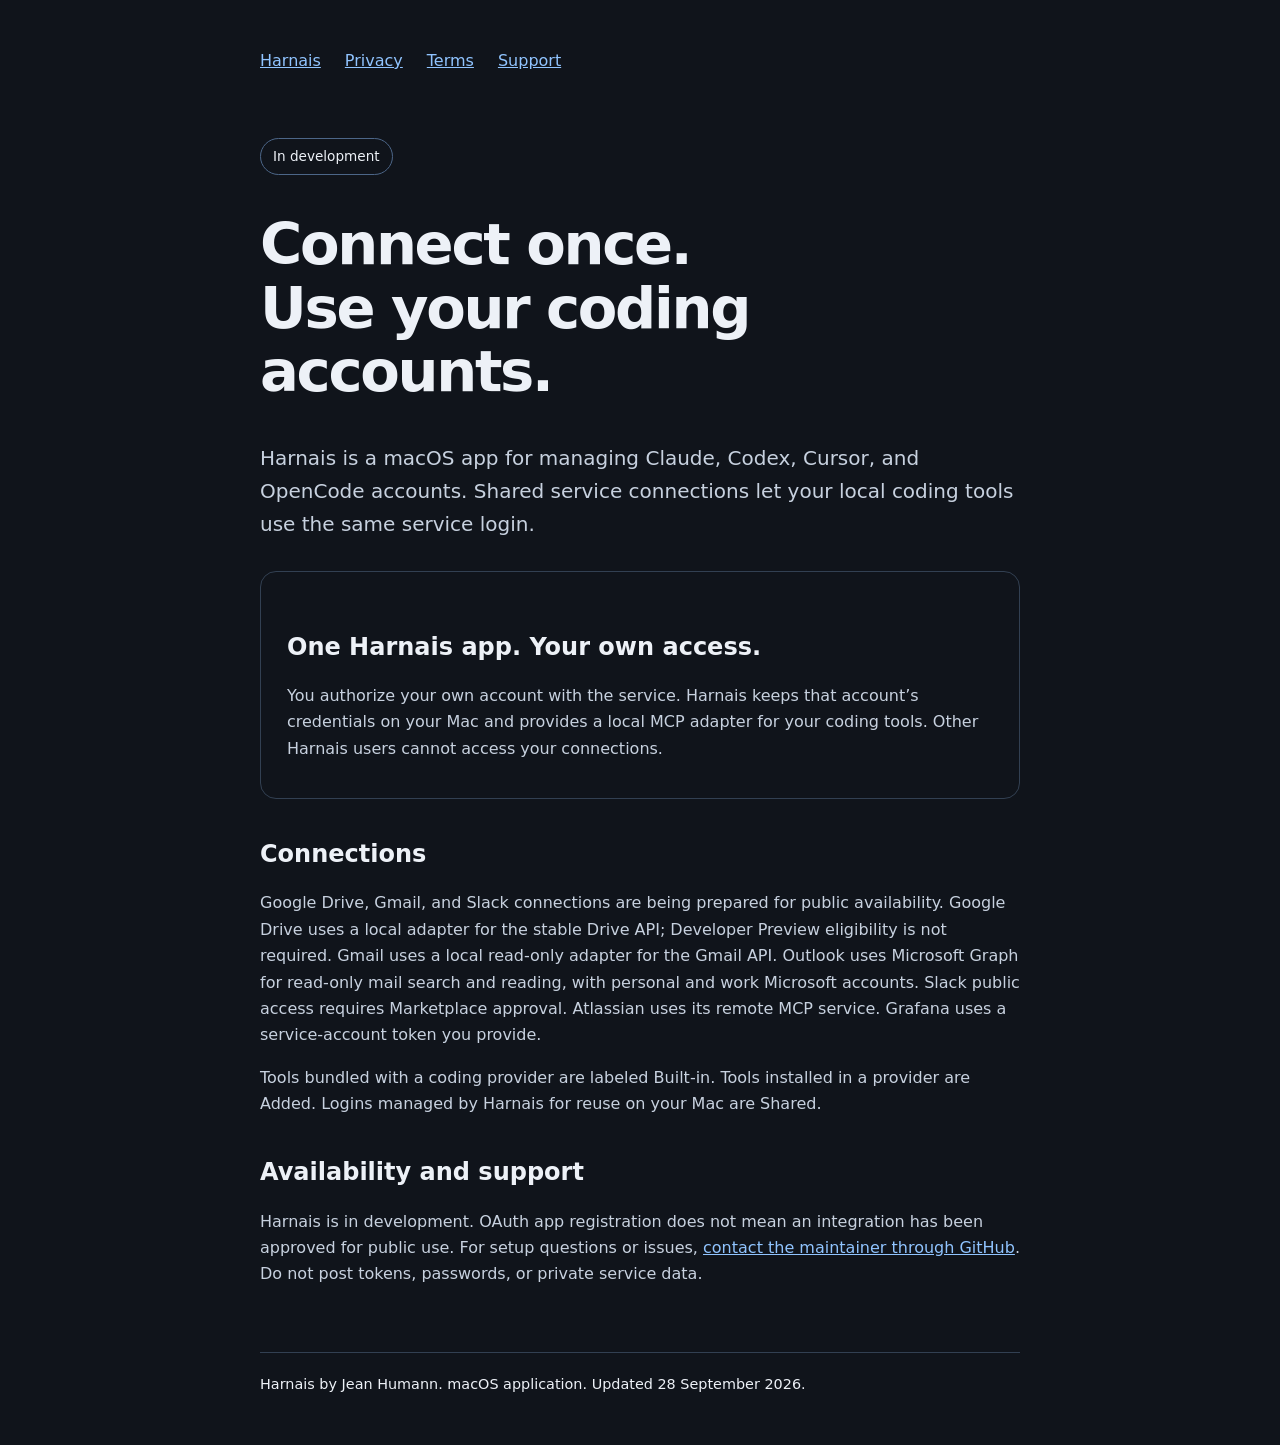
<file: website/index.html>
<!doctype html>
<html lang="en"><head><meta charset="utf-8"><meta name="viewport" content="width=device-width, initial-scale=1"><title>Shared connections for your coding accounts · Harnais</title><meta name="description" content="Harnais manages local coding accounts and shared service connections on macOS."><link rel="stylesheet" href="style.css"></head>
<body><nav aria-label="Main"><a href="./">Harnais</a><a href="privacy.html">Privacy</a><a href="terms.html">Terms</a><a href="https://github.com/jean-humann/harnais-site/issues">Support</a></nav><main><span class="badge">In development</span><h1>Connect once.<br>Use your coding accounts.</h1><p class="intro">Harnais is a macOS app for managing Claude, Codex, Cursor, and OpenCode accounts. Shared service connections let your local coding tools use the same service login.</p><div class="panel"><h2>One Harnais app. Your own access.</h2><p>You authorize your own account with the service. Harnais keeps that account’s credentials on your Mac and provides a local MCP adapter for your coding tools. Other Harnais users cannot access your connections.</p></div><h2>Connections</h2><p>Google Drive, Gmail, and Slack connections are being prepared for public availability. Google Drive uses a local adapter for the stable Drive API; Developer Preview eligibility is not required. Gmail uses a local read-only adapter for the Gmail API. Outlook uses Microsoft Graph for read-only mail search and reading, with personal and work Microsoft accounts. Slack public access requires Marketplace approval. Atlassian uses its remote MCP service. Grafana uses a service-account token you provide.</p><p>Tools bundled with a coding provider are labeled Built-in. Tools installed in a provider are Added. Logins managed by Harnais for reuse on your Mac are Shared.</p><h2>Availability and support</h2><p>Harnais is in development. OAuth app registration does not mean an integration has been approved for public use. For setup questions or issues, <a href="https://github.com/jean-humann/harnais-site/issues">contact the maintainer through GitHub</a>. Do not post tokens, passwords, or private service data.</p></main><footer>Harnais by Jean Humann. macOS application. Updated 28 September 2026.</footer></body></html>
</file>
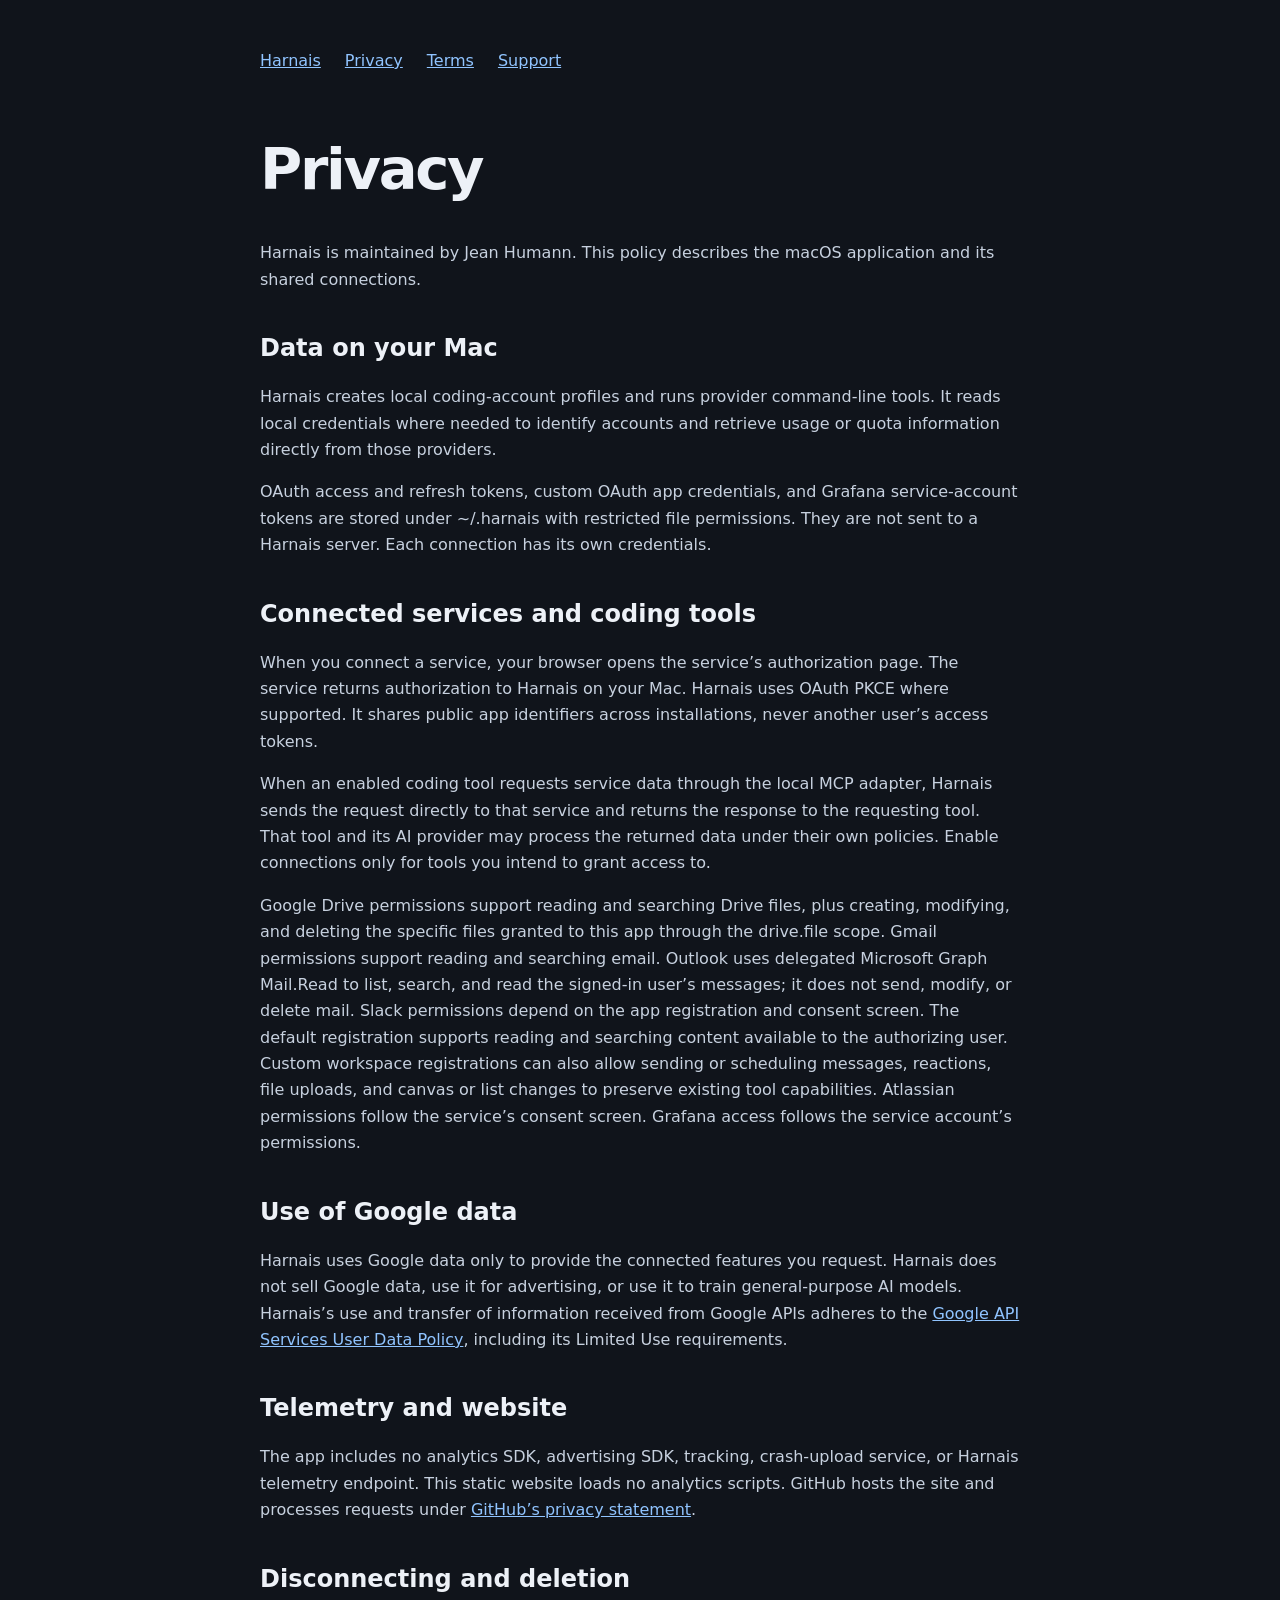
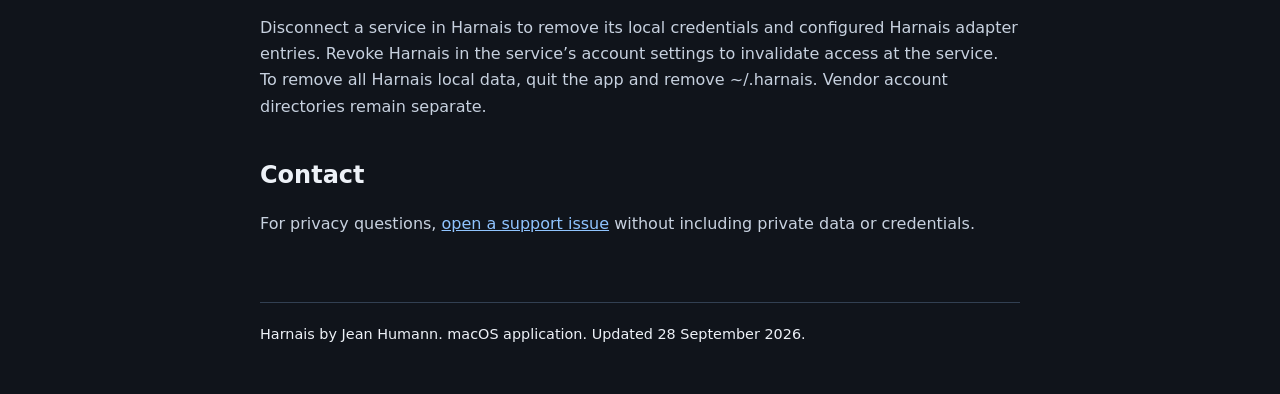
<file: website/privacy.html>
<!doctype html>
<html lang="en"><head><meta charset="utf-8"><meta name="viewport" content="width=device-width, initial-scale=1"><title>Privacy · Harnais</title><meta name="description" content="Harnais manages local coding accounts and shared service connections on macOS."><link rel="stylesheet" href="style.css"></head>
<body><nav aria-label="Main"><a href="./">Harnais</a><a href="privacy.html">Privacy</a><a href="terms.html">Terms</a><a href="https://github.com/jean-humann/harnais-site/issues">Support</a></nav><main><h1>Privacy</h1><p>Harnais is maintained by Jean Humann. This policy describes the macOS application and its shared connections.</p><h2>Data on your Mac</h2><p>Harnais creates local coding-account profiles and runs provider command-line tools. It reads local credentials where needed to identify accounts and retrieve usage or quota information directly from those providers.</p><p>OAuth access and refresh tokens, custom OAuth app credentials, and Grafana service-account tokens are stored under ~/.harnais with restricted file permissions. They are not sent to a Harnais server. Each connection has its own credentials.</p><h2>Connected services and coding tools</h2><p>When you connect a service, your browser opens the service’s authorization page. The service returns authorization to Harnais on your Mac. Harnais uses OAuth PKCE where supported. It shares public app identifiers across installations, never another user’s access tokens.</p><p>When an enabled coding tool requests service data through the local MCP adapter, Harnais sends the request directly to that service and returns the response to the requesting tool. That tool and its AI provider may process the returned data under their own policies. Enable connections only for tools you intend to grant access to.</p><p>Google Drive permissions support reading and searching Drive files, plus creating, modifying, and deleting the specific files granted to this app through the drive.file scope. Gmail permissions support reading and searching email. Outlook uses delegated Microsoft Graph Mail.Read to list, search, and read the signed-in user’s messages; it does not send, modify, or delete mail. Slack permissions depend on the app registration and consent screen. The default registration supports reading and searching content available to the authorizing user. Custom workspace registrations can also allow sending or scheduling messages, reactions, file uploads, and canvas or list changes to preserve existing tool capabilities. Atlassian permissions follow the service’s consent screen. Grafana access follows the service account’s permissions.</p><h2>Use of Google data</h2><p>Harnais uses Google data only to provide the connected features you request. Harnais does not sell Google data, use it for advertising, or use it to train general-purpose AI models. Harnais’s use and transfer of information received from Google APIs adheres to the <a href="https://developers.google.com/terms/api-services-user-data-policy">Google API Services User Data Policy</a>, including its Limited Use requirements.</p><h2>Telemetry and website</h2><p>The app includes no analytics SDK, advertising SDK, tracking, crash-upload service, or Harnais telemetry endpoint. This static website loads no analytics scripts. GitHub hosts the site and processes requests under <a href="https://docs.github.com/en/site-policy/privacy-policies/github-general-privacy-statement">GitHub’s privacy statement</a>.</p><h2>Disconnecting and deletion</h2><p>Disconnect a service in Harnais to remove its local credentials and configured Harnais adapter entries. Revoke Harnais in the service’s account settings to invalidate access at the service. To remove all Harnais local data, quit the app and remove ~/.harnais. Vendor account directories remain separate.</p><h2>Contact</h2><p>For privacy questions, <a href="https://github.com/jean-humann/harnais-site/issues">open a support issue</a> without including private data or credentials.</p></main><footer>Harnais by Jean Humann. macOS application. Updated 28 September 2026.</footer></body></html>
</file>
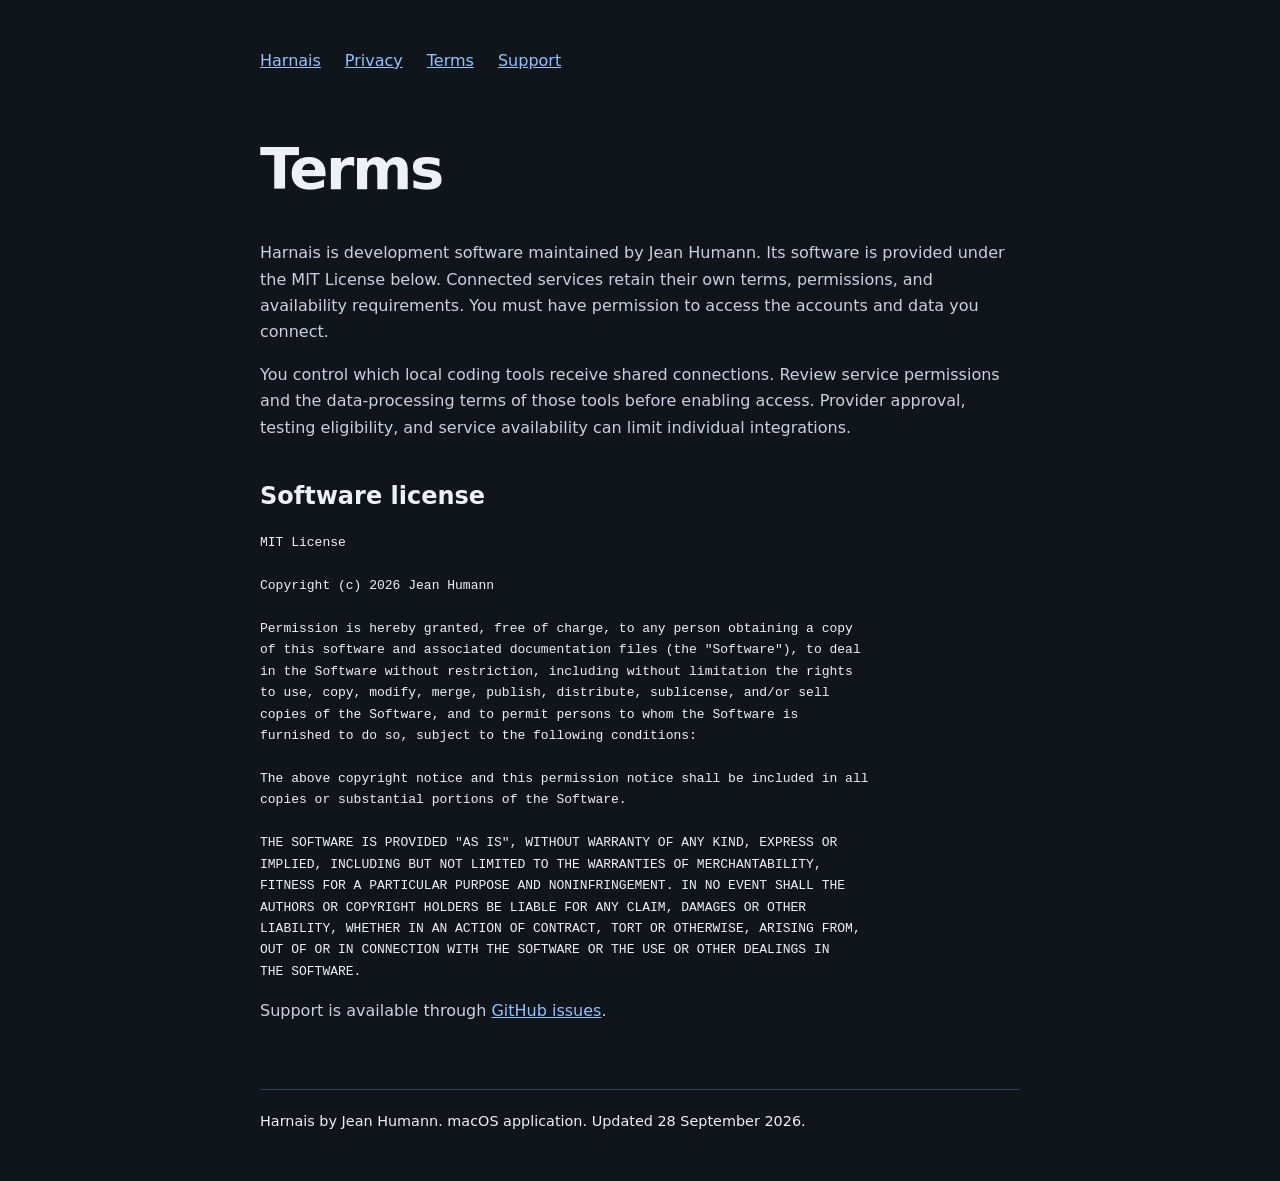
<file: website/terms.html>
<!doctype html>
<html lang="en"><head><meta charset="utf-8"><meta name="viewport" content="width=device-width, initial-scale=1"><title>Terms · Harnais</title><meta name="description" content="Harnais manages local coding accounts and shared service connections on macOS."><link rel="stylesheet" href="style.css"></head>
<body><nav aria-label="Main"><a href="./">Harnais</a><a href="privacy.html">Privacy</a><a href="terms.html">Terms</a><a href="https://github.com/jean-humann/harnais-site/issues">Support</a></nav><main><h1>Terms</h1><p>Harnais is development software maintained by Jean Humann. Its software is provided under the MIT License below. Connected services retain their own terms, permissions, and availability requirements. You must have permission to access the accounts and data you connect.</p><p>You control which local coding tools receive shared connections. Review service permissions and the data-processing terms of those tools before enabling access. Provider approval, testing eligibility, and service availability can limit individual integrations.</p><h2>Software license</h2><pre style="white-space:pre-wrap">MIT License

Copyright (c) 2026 Jean Humann

Permission is hereby granted, free of charge, to any person obtaining a copy
of this software and associated documentation files (the "Software"), to deal
in the Software without restriction, including without limitation the rights
to use, copy, modify, merge, publish, distribute, sublicense, and/or sell
copies of the Software, and to permit persons to whom the Software is
furnished to do so, subject to the following conditions:

The above copyright notice and this permission notice shall be included in all
copies or substantial portions of the Software.

THE SOFTWARE IS PROVIDED "AS IS", WITHOUT WARRANTY OF ANY KIND, EXPRESS OR
IMPLIED, INCLUDING BUT NOT LIMITED TO THE WARRANTIES OF MERCHANTABILITY,
FITNESS FOR A PARTICULAR PURPOSE AND NONINFRINGEMENT. IN NO EVENT SHALL THE
AUTHORS OR COPYRIGHT HOLDERS BE LIABLE FOR ANY CLAIM, DAMAGES OR OTHER
LIABILITY, WHETHER IN AN ACTION OF CONTRACT, TORT OR OTHERWISE, ARISING FROM,
OUT OF OR IN CONNECTION WITH THE SOFTWARE OR THE USE OR OTHER DEALINGS IN
THE SOFTWARE.
</pre><p>Support is available through <a href="https://github.com/jean-humann/harnais-site/issues">GitHub issues</a>.</p></main><footer>Harnais by Jean Humann. macOS application. Updated 28 September 2026.</footer></body></html>
</file>
<file: website/style.css>
:root{color-scheme:light dark;font-family:system-ui,sans-serif;line-height:1.65;background:#10141b;color:#edf1f7}body{margin:0 auto;max-width:760px;padding:48px 24px}a{color:#90c4ff}nav{display:flex;gap:24px;flex-wrap:wrap;margin-bottom:64px}h1{font-size:clamp(2rem,5vw,3.6rem);letter-spacing:-.04em;line-height:1.1}h2{margin-top:40px;line-height:1.3}p,li{color:#c7d1df}.intro{font-size:1.25rem}.badge{font-size:.85rem;border:1px solid #4c6688;border-radius:24px;padding:6px 12px;display:inline-block}.panel{border:1px solid #324052;border-radius:16px;padding:20px 26px;margin:30px 0}footer{border-top:1px solid #324052;margin-top:64px;padding-top:20px;font-size:.9rem}
</file>
